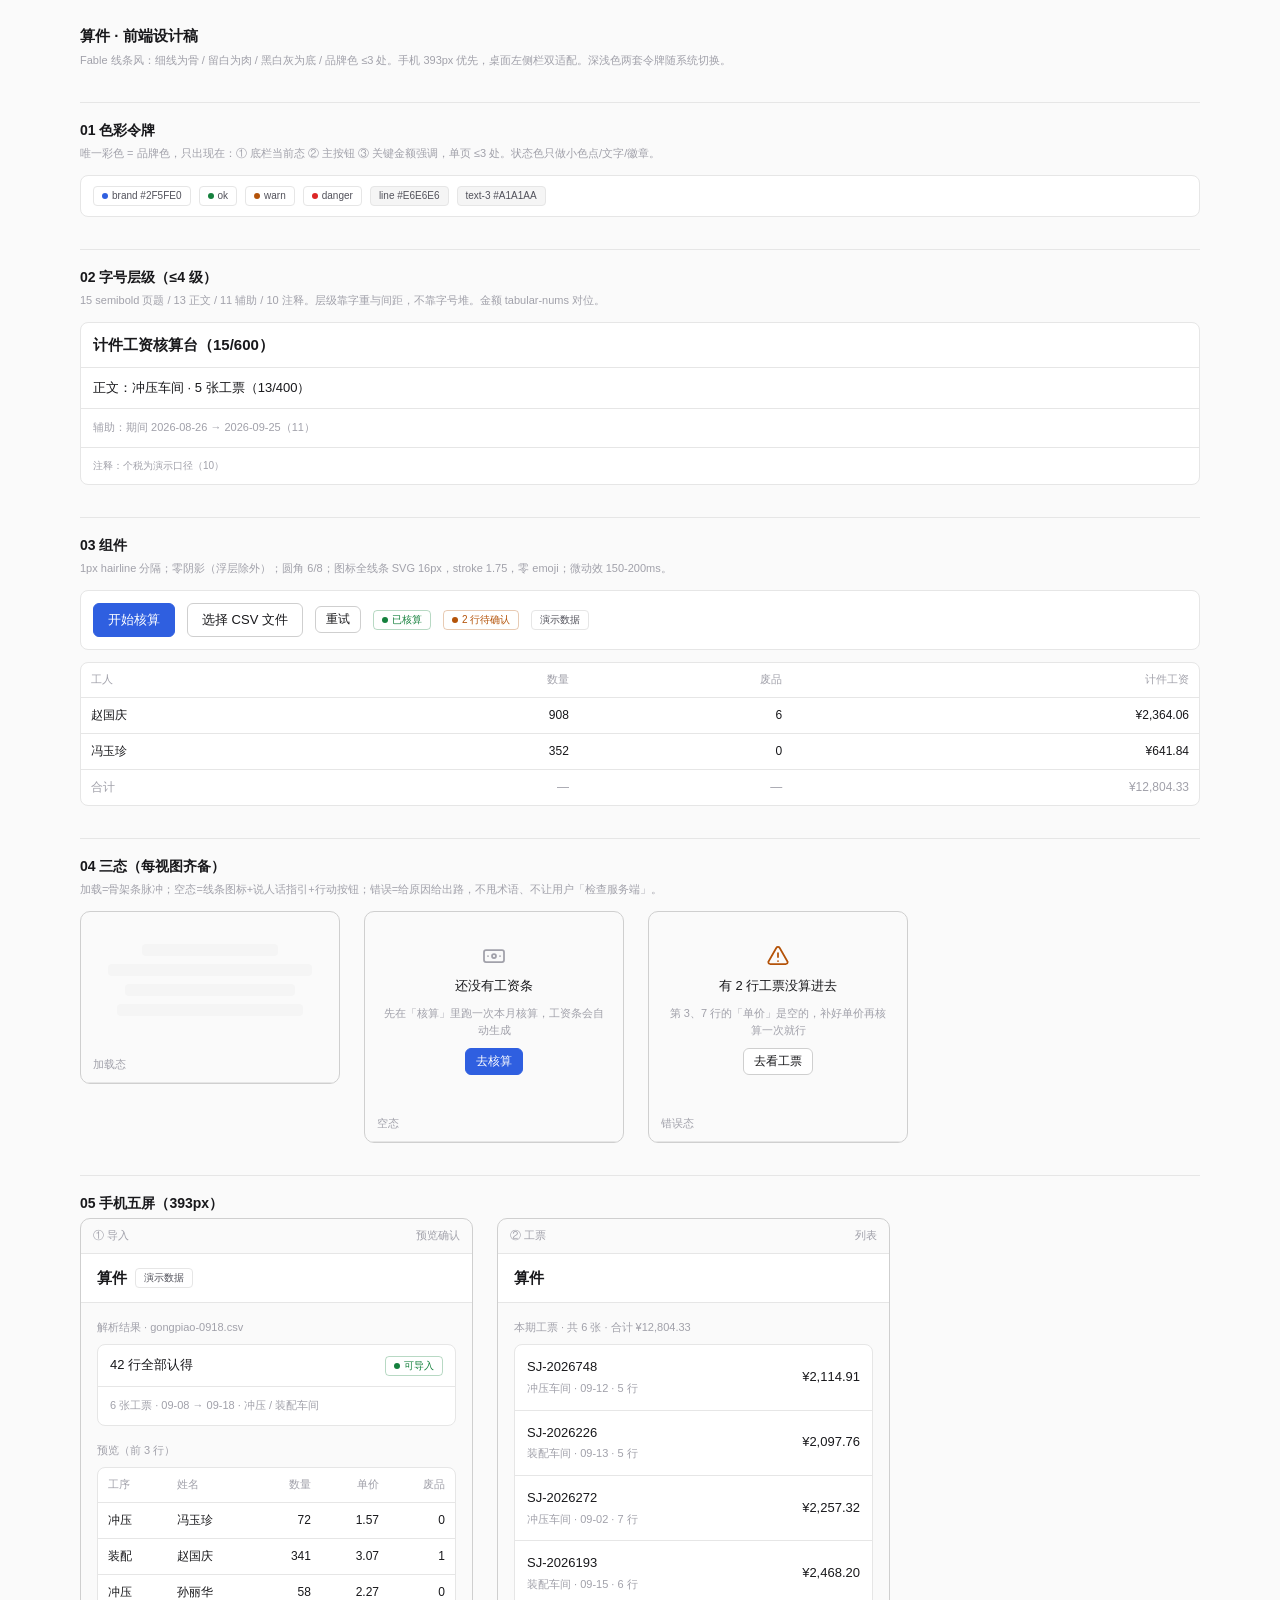
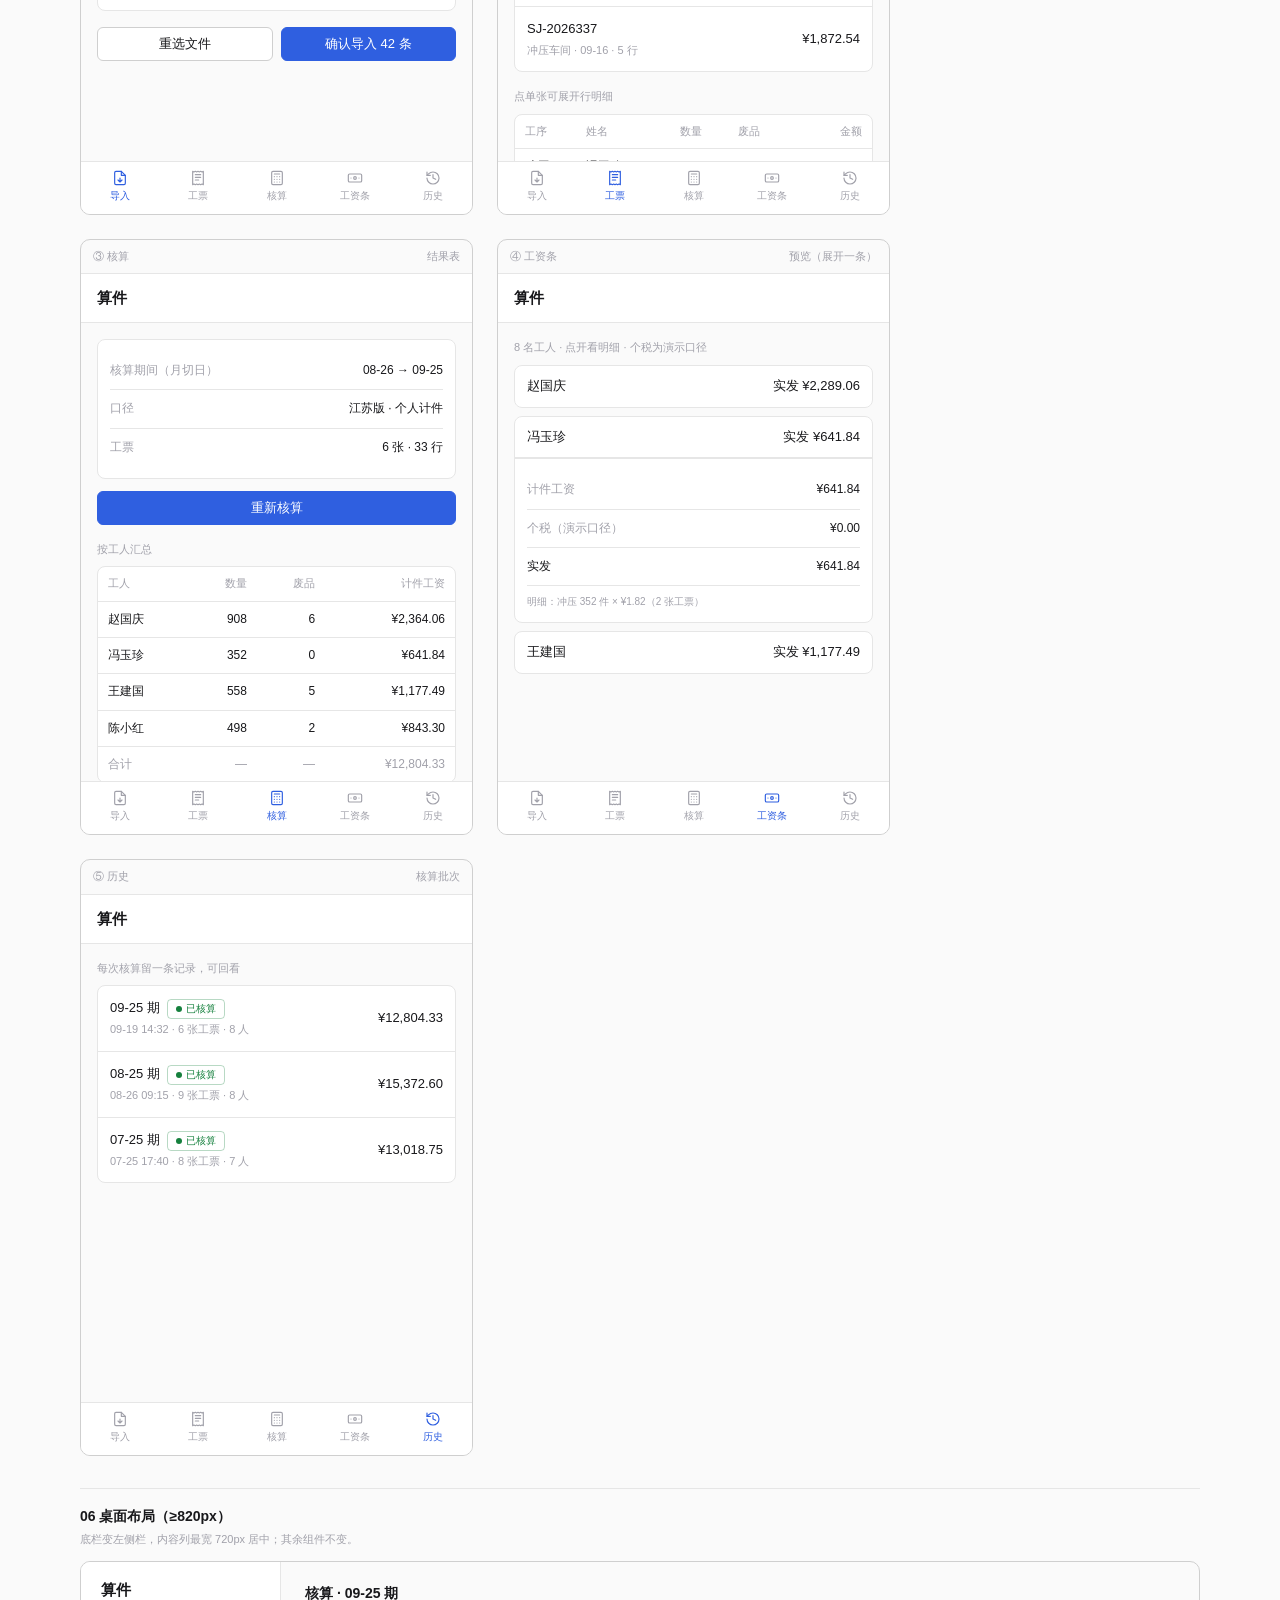
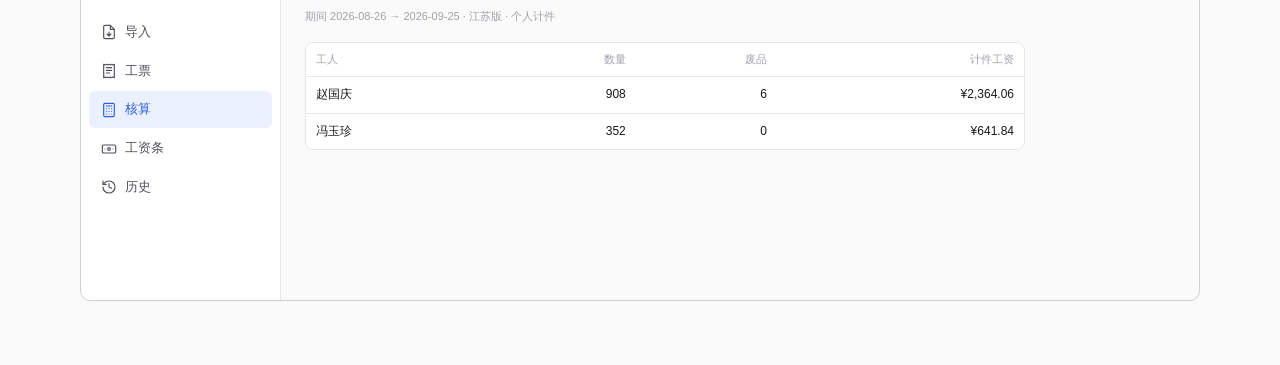
<file: docs/design.html>
<!DOCTYPE html>
<html lang="zh-CN">
<head>
<meta charset="UTF-8">
<meta name="viewport" content="width=device-width, initial-scale=1">
<title>算件 · 前端设计稿（393px 优先）</title>
<style>
  /* ============ 令牌（与 style.css 保持一致） ============ */
  :root{
    --bg:#fafafa; --panel:#ffffff; --card-2:#f5f5f5;
    --line:#e6e6e6; --line-strong:#cfcfcf;
    --text:#18181b; --text-2:#52525b; --text-3:#a1a1aa;
    --brand:#2f5fe0; --brand-weak:#eaf0fd;
    --ok:#15803d; --warn:#b45309; --danger:#dc2626;
    --r-ctl:6px; --r-card:8px;
  }
  @media (prefers-color-scheme: dark){
    :root{
      --bg:#0f0f10; --panel:#17181a; --card-2:#1f2023;
      --line:#2a2b2e; --line-strong:#3f4045;
      --text:#ededed; --text-2:#a1a1a6; --text-3:#6e6e73;
      --brand:#7c9cff; --brand-weak:#1c2340;
      --ok:#4ade80; --warn:#fbbf24; --danger:#f87171;
    }
  }
  *{box-sizing:border-box; margin:0; padding:0}
  html{-webkit-text-size-adjust:100%}
  body{
    background:var(--bg); color:var(--text);
    font:13px/1.6 -apple-system,"SF Pro Text","PingFang SC","Segoe UI","Microsoft YaHei",sans-serif;
    padding:24px 16px 64px;
  }
  .wrap{max-width:1120px; margin:0 auto}
  h1{font-size:15px; font-weight:600}
  .sub{color:var(--text-3); font-size:11px; margin-top:4px}
  h2{font-size:14px; font-weight:600; margin:32px 0 4px; padding-top:16px; border-top:1px solid var(--line)}
  .note{color:var(--text-3); font-size:11px; margin-bottom:12px}
  [hidden]{display:none !important}
  svg{flex:none; display:block}

  /* ============ 通用零件 ============ */
  .btn{display:inline-flex; align-items:center; gap:6px; font-size:13px; font-weight:500;
    padding:7px 14px; border-radius:var(--r-ctl); border:1px solid var(--line-strong);
    background:var(--panel); color:var(--text); cursor:pointer; transition:background .15s ease-out, border-color .15s ease-out}
  .btn:hover{background:var(--card-2); border-color:var(--text-3)}
  .btn-primary{background:var(--brand); border-color:var(--brand); color:#fff}
  .btn-primary:hover{filter:brightness(1.06); background:var(--brand)}
  .btn-sm{font-size:12px; padding:4px 10px}
  .badge{display:inline-flex; align-items:center; gap:4px; font-size:10px; padding:1px 8px;
    border-radius:4px; border:1px solid var(--line); color:var(--text-2)}
  .badge-ok{color:var(--ok); border-color:color-mix(in srgb, var(--ok) 30%, transparent)}
  .badge-warn{color:var(--warn); border-color:color-mix(in srgb, var(--warn) 30%, transparent)}
  .dot{width:6px; height:6px; border-radius:50%; background:currentColor}
  .card{background:var(--panel); border:1px solid var(--line); border-radius:var(--r-card)}
  .money{font-variant-numeric:tabular-nums}
  table{width:100%; border-collapse:collapse; font-size:12px}
  th{font-size:11px; font-weight:500; color:var(--text-3); text-align:left; padding:8px 10px;
    border-bottom:1px solid var(--line)}
  td{padding:8px 10px; border-bottom:1px solid var(--line)}
  tr:last-child td{border-bottom:none}
  .num{text-align:right; font-variant-numeric:tabular-nums}
  .muted{color:var(--text-3)}
  .row{display:flex; align-items:center; gap:8px; padding:10px 12px; border-bottom:1px solid var(--line)}
  .row:last-child{border-bottom:none}

  /* 状态块 */
  .state{display:flex; flex-direction:column; align-items:center; gap:8px; padding:32px 16px; text-align:center}
  .state .t{font-size:13px; font-weight:500}
  .state .d{font-size:11px; color:var(--text-3); max-width:220px}
  .sk{height:12px; border-radius:4px; background:var(--card-2); animation:pulse 1.2s ease-in-out infinite}
  @keyframes pulse{0%,100%{opacity:1}50%{opacity:.45}}

  /* ============ 手机样机 ============ */
  .frames{display:flex; flex-wrap:wrap; gap:24px; align-items:flex-start}
  .phone{width:393px; background:var(--bg); border:1px solid var(--line-strong); border-radius:10px; overflow:hidden}
  .phone-cap{font-size:11px; color:var(--text-3); padding:8px 12px; border-bottom:1px solid var(--line); display:flex; justify-content:space-between}
  .appbar{display:flex; align-items:center; gap:8px; padding:12px 16px; background:var(--panel); border-bottom:1px solid var(--line)}
  .appbar .name{font-size:15px; font-weight:600}
  .screen{height:560px; overflow:hidden; display:flex; flex-direction:column}
  .content{flex:1; overflow:hidden; padding:16px}
  .tabbar{display:flex; border-top:1px solid var(--line); background:var(--panel); padding-bottom:6px}
  .tab{flex:1; display:flex; flex-direction:column; align-items:center; gap:2px; padding:8px 0 4px;
    font-size:10px; color:var(--text-3)}
  .tab.on{color:var(--brand)}
  .sect{font-size:11px; color:var(--text-3); margin:16px 0 8px}
  .sect:first-child{margin-top:0}
  .drop{border:1.5px dashed var(--line-strong); border-radius:var(--r-card); padding:28px 16px;
    display:flex; flex-direction:column; align-items:center; gap:8px; text-align:center; background:var(--panel)}
  .kv{display:flex; justify-content:space-between; font-size:12px; padding:9px 0; border-bottom:1px solid var(--line)}
  .kv:last-child{border-bottom:none}
  .ticket{padding:12px; display:flex; justify-content:space-between; align-items:center; gap:8px}
  .ticket + .ticket{border-top:1px solid var(--line)}
  .ticket .no{font-size:13px; font-weight:500}
  .ticket .meta{font-size:11px; color:var(--text-3); margin-top:2px}

  /* 桌面示意 */
  .desk{border:1px solid var(--line-strong); border-radius:10px; overflow:hidden; display:grid;
    grid-template-columns:200px 1fr; min-height:340px}
  .desk .side{background:var(--panel); border-right:1px solid var(--line); padding:16px 8px}
  .desk .side .item{display:flex; align-items:center; gap:8px; padding:8px 12px; border-radius:var(--r-ctl);
    font-size:13px; color:var(--text-2); margin-bottom:2px}
  .desk .side .item.on{color:var(--brand); background:var(--brand-weak)}
  .desk .main{padding:20px 24px}
</style>
</head>
<body>
<div class="wrap">
  <h1>算件 · 前端设计稿</h1>
  <div class="sub">Fable 线条风：细线为骨 / 留白为肉 / 黑白灰为底 / 品牌色 ≤3 处。手机 393px 优先，桌面左侧栏双适配。深浅色两套令牌随系统切换。</div>

  <h2>01 色彩令牌</h2>
  <div class="note">唯一彩色 = 品牌色，只出现在：① 底栏当前态 ② 主按钮 ③ 关键金额强调，单页 ≤3 处。状态色只做小色点/文字/徽章。</div>
  <div class="card"><div class="row">
    <span class="badge"><span class="dot" style="background:var(--brand)"></span>brand #2F5FE0</span>
    <span class="badge"><span class="dot" style="background:var(--ok)"></span>ok</span>
    <span class="badge"><span class="dot" style="background:var(--warn)"></span>warn</span>
    <span class="badge"><span class="dot" style="background:var(--danger)"></span>danger</span>
    <span class="badge" style="background:var(--card-2)">line #E6E6E6</span>
    <span class="badge" style="background:var(--card-2)">text-3 #A1A1AA</span>
  </div></div>

  <h2>02 字号层级（≤4 级）</h2>
  <div class="note">15 semibold 页题 / 13 正文 / 11 辅助 / 10 注释。层级靠字重与间距，不靠字号堆。金额 tabular-nums 对位。</div>
  <div class="card">
    <div class="row"><span style="font-size:15px;font-weight:600">计件工资核算台（15/600）</span></div>
    <div class="row"><span>正文：冲压车间 · 5 张工票（13/400）</span></div>
    <div class="row"><span style="font-size:11px;color:var(--text-3)">辅助：期间 2026-08-26 → 2026-09-25（11）</span></div>
    <div class="row"><span style="font-size:10px;color:var(--text-3)">注释：个税为演示口径（10）</span></div>
  </div>

  <h2>03 组件</h2>
  <div class="note">1px hairline 分隔；零阴影（浮层除外）；圆角 6/8；图标全线条 SVG 16px，stroke 1.75，零 emoji；微动效 150-200ms。</div>
  <div class="card" style="padding:12px; display:flex; flex-wrap:wrap; gap:12px; align-items:center">
    <button class="btn btn-primary">开始核算</button>
    <button class="btn">选择 CSV 文件</button>
    <button class="btn btn-sm">重试</button>
    <span class="badge badge-ok"><span class="dot"></span>已核算</span>
    <span class="badge badge-warn"><span class="dot"></span>2 行待确认</span>
    <span class="badge">演示数据</span>
  </div>
  <div class="card" style="margin-top:12px">
    <table>
      <thead><tr><th>工人</th><th class="num">数量</th><th class="num">废品</th><th class="num">计件工资</th></tr></thead>
      <tbody>
        <tr><td>赵国庆</td><td class="num">908</td><td class="num">6</td><td class="num money">¥2,364.06</td></tr>
        <tr><td>冯玉珍</td><td class="num">352</td><td class="num">0</td><td class="num money">¥641.84</td></tr>
        <tr><td style="color:var(--text-3)">合计</td><td class="num" style="color:var(--text-3)">—</td><td class="num" style="color:var(--text-3)">—</td><td class="num money" style="color:var(--text-3)">¥12,804.33</td></tr>
      </tbody>
    </table>
  </div>

  <h2>04 三态（每视图齐备）</h2>
  <div class="note">加载=骨架条脉冲；空态=线条图标+说人话指引+行动按钮；错误=给原因给出路，不甩术语、不让用户「检查服务端」。</div>
  <div class="frames">
    <div class="phone" style="width:260px"><div class="state">
      <div class="sk" style="width:60%"></div><div class="sk" style="width:90%"></div><div class="sk" style="width:75%"></div><div class="sk" style="width:82%"></div>
    </div><div class="phone-cap">加载态</div></div>
    <div class="phone" style="width:260px"><div class="state">
      <svg width="24" height="24" viewBox="0 0 24 24" fill="none" stroke="var(--text-3)" stroke-width="1.75" stroke-linecap="round" stroke-linejoin="round"><rect x="2" y="6" width="20" height="12" rx="2"/><circle cx="12" cy="12" r="2"/><path d="M6 12h.01M18 12h.01"/></svg>
      <div class="t">还没有工资条</div>
      <div class="d">先在「核算」里跑一次本月核算，工资条会自动生成</div>
      <button class="btn btn-sm btn-primary">去核算</button>
    </div><div class="phone-cap">空态</div></div>
    <div class="phone" style="width:260px"><div class="state">
      <svg width="24" height="24" viewBox="0 0 24 24" fill="none" stroke="var(--warn)" stroke-width="1.75" stroke-linecap="round" stroke-linejoin="round"><path d="m21.73 18-8-14a2 2 0 0 0-3.48 0l-8 14A2 2 0 0 0 4 20h16a2 2 0 0 0 1.73-2Z"/><path d="M12 9v4M12 17h.01"/></svg>
      <div class="t">有 2 行工票没算进去</div>
      <div class="d">第 3、7 行的「单价」是空的，补好单价再核算一次就行</div>
      <button class="btn btn-sm">去看工票</button>
    </div><div class="phone-cap">错误态</div></div>
  </div>

  <h2>05 手机五屏（393px）</h2>
  <div class="frames">

    <!-- 屏1 导入 -->
    <div class="phone">
      <div class="phone-cap"><span>① 导入</span><span>预览确认</span></div>
      <div class="screen">
        <div class="appbar"><span class="name">算件</span><span class="badge">演示数据</span></div>
        <div class="content">
          <div class="sect">解析结果 · gongpiao-0918.csv</div>
          <div class="card">
            <div class="row" style="justify-content:space-between">
              <span style="font-size:13px;font-weight:500">42 行全部认得</span><span class="badge badge-ok"><span class="dot"></span>可导入</span>
            </div>
            <div class="row muted" style="font-size:11px">6 张工票 · 09-08 → 09-18 · 冲压 / 装配车间</div>
          </div>
          <div class="sect">预览（前 3 行）</div>
          <div class="card"><table>
            <thead><tr><th>工序</th><th>姓名</th><th class="num">数量</th><th class="num">单价</th><th class="num">废品</th></tr></thead>
            <tbody>
              <tr><td>冲压</td><td>冯玉珍</td><td class="num">72</td><td class="num">1.57</td><td class="num">0</td></tr>
              <tr><td>装配</td><td>赵国庆</td><td class="num">341</td><td class="num">3.07</td><td class="num">1</td></tr>
              <tr><td>冲压</td><td>孙丽华</td><td class="num">58</td><td class="num">2.27</td><td class="num">0</td></tr>
            </tbody>
          </table></div>
          <div style="display:flex; gap:8px; margin-top:16px">
            <button class="btn" style="flex:1; justify-content:center">重选文件</button>
            <button class="btn btn-primary" style="flex:1; justify-content:center">确认导入 42 条</button>
          </div>
        </div>
        <div class="tabbar">
          <div class="tab on"><svg width="16" height="16" viewBox="0 0 24 24" fill="none" stroke="currentColor" stroke-width="1.75" stroke-linecap="round" stroke-linejoin="round"><path d="M14 2H6a2 2 0 0 0-2 2v16a2 2 0 0 0 2 2h12a2 2 0 0 0 2-2V8Z"/><path d="M14 2v6h6M12 12v6M9 15l3 3 3-3"/></svg>导入</div>
          <div class="tab"><svg width="16" height="16" viewBox="0 0 24 24" fill="none" stroke="currentColor" stroke-width="1.75" stroke-linecap="round" stroke-linejoin="round"><path d="M4 2v20l2-1 2 1 2-1 2 1 2-1 2 1 2-1 2 1V2l-2 1-2-1-2 1-2-1-2 1-2-1-2 1Z"/><path d="M8 7h8M8 11h8M8 15h5"/></svg>工票</div>
          <div class="tab"><svg width="16" height="16" viewBox="0 0 24 24" fill="none" stroke="currentColor" stroke-width="1.75" stroke-linecap="round" stroke-linejoin="round"><rect x="4" y="2" width="16" height="20" rx="2"/><path d="M8 6h8M8 10h.01M12 10h.01M16 10h.01M8 14h.01M12 14h.01M16 14h.01M8 18h.01M12 18h.01M16 18h.01"/></svg>核算</div>
          <div class="tab"><svg width="16" height="16" viewBox="0 0 24 24" fill="none" stroke="currentColor" stroke-width="1.75" stroke-linecap="round" stroke-linejoin="round"><rect x="2" y="6" width="20" height="12" rx="2"/><circle cx="12" cy="12" r="2"/><path d="M6 12h.01M18 12h.01"/></svg>工资条</div>
          <div class="tab"><svg width="16" height="16" viewBox="0 0 24 24" fill="none" stroke="currentColor" stroke-width="1.75" stroke-linecap="round" stroke-linejoin="round"><path d="M3 12a9 9 0 1 0 9-9 9.75 9.75 0 0 0-6.74 2.74L3 8"/><path d="M3 3v5h5M12 7v5l4 2"/></svg>历史</div>
        </div>
      </div>
    </div>

    <!-- 屏2 工票 -->
    <div class="phone">
      <div class="phone-cap"><span>② 工票</span><span>列表</span></div>
      <div class="screen">
        <div class="appbar"><span class="name">算件</span></div>
        <div class="content">
          <div class="sect">本期工票 · 共 6 张 · 合计 ¥12,804.33</div>
          <div class="card">
            <div class="ticket"><div><div class="no">SJ-2026748</div><div class="meta">冲压车间 · 09-12 · 5 行</div></div><div class="money" style="font-size:13px;font-weight:500">¥2,114.91</div></div>
            <div class="ticket"><div><div class="no">SJ-2026226</div><div class="meta">装配车间 · 09-13 · 5 行</div></div><div class="money" style="font-size:13px;font-weight:500">¥2,097.76</div></div>
            <div class="ticket"><div><div class="no">SJ-2026272</div><div class="meta">冲压车间 · 09-02 · 7 行</div></div><div class="money" style="font-size:13px;font-weight:500">¥2,257.32</div></div>
            <div class="ticket"><div><div class="no">SJ-2026193</div><div class="meta">装配车间 · 09-15 · 6 行</div></div><div class="money" style="font-size:13px;font-weight:500">¥2,468.20</div></div>
            <div class="ticket"><div><div class="no">SJ-2026337</div><div class="meta">冲压车间 · 09-16 · 5 行</div></div><div class="money" style="font-size:13px;font-weight:500">¥1,872.54</div></div>
          </div>
          <div class="sect">点单张可展开行明细</div>
          <div class="card"><table>
            <thead><tr><th>工序</th><th>姓名</th><th class="num">数量</th><th class="num">废品</th><th class="num">金额</th></tr></thead>
            <tbody>
              <tr><td>冲压</td><td>冯玉珍</td><td class="num">72</td><td class="num">0</td><td class="num money">¥113.04</td></tr>
              <tr><td>装配</td><td>赵国庆</td><td class="num">341</td><td class="num">1</td><td class="num money">¥1,044.27</td></tr>
            </tbody>
          </table></div>
        </div>
        <div class="tabbar">
          <div class="tab"><svg width="16" height="16" viewBox="0 0 24 24" fill="none" stroke="currentColor" stroke-width="1.75" stroke-linecap="round" stroke-linejoin="round"><path d="M14 2H6a2 2 0 0 0-2 2v16a2 2 0 0 0 2 2h12a2 2 0 0 0 2-2V8Z"/><path d="M14 2v6h6M12 12v6M9 15l3 3 3-3"/></svg>导入</div>
          <div class="tab on"><svg width="16" height="16" viewBox="0 0 24 24" fill="none" stroke="currentColor" stroke-width="1.75" stroke-linecap="round" stroke-linejoin="round"><path d="M4 2v20l2-1 2 1 2-1 2 1 2-1 2 1 2-1 2 1V2l-2 1-2-1-2 1-2-1-2 1-2-1-2 1Z"/><path d="M8 7h8M8 11h8M8 15h5"/></svg>工票</div>
          <div class="tab"><svg width="16" height="16" viewBox="0 0 24 24" fill="none" stroke="currentColor" stroke-width="1.75" stroke-linecap="round" stroke-linejoin="round"><rect x="4" y="2" width="16" height="20" rx="2"/><path d="M8 6h8M8 10h.01M12 10h.01M16 10h.01M8 14h.01M12 14h.01M16 14h.01M8 18h.01M12 18h.01M16 18h.01"/></svg>核算</div>
          <div class="tab"><svg width="16" height="16" viewBox="0 0 24 24" fill="none" stroke="currentColor" stroke-width="1.75" stroke-linecap="round" stroke-linejoin="round"><rect x="2" y="6" width="20" height="12" rx="2"/><circle cx="12" cy="12" r="2"/><path d="M6 12h.01M18 12h.01"/></svg>工资条</div>
          <div class="tab"><svg width="16" height="16" viewBox="0 0 24 24" fill="none" stroke="currentColor" stroke-width="1.75" stroke-linecap="round" stroke-linejoin="round"><path d="M3 12a9 9 0 1 0 9-9 9.75 9.75 0 0 0-6.74 2.74L3 8"/><path d="M3 3v5h5M12 7v5l4 2"/></svg>历史</div>
        </div>
      </div>
    </div>

    <!-- 屏3 核算 -->
    <div class="phone">
      <div class="phone-cap"><span>③ 核算</span><span>结果表</span></div>
      <div class="screen">
        <div class="appbar"><span class="name">算件</span></div>
        <div class="content">
          <div class="card" style="padding:12px">
            <div class="kv"><span class="muted">核算期间（月切日）</span><span>08-26 → 09-25</span></div>
            <div class="kv"><span class="muted">口径</span><span>江苏版 · 个人计件</span></div>
            <div class="kv"><span class="muted">工票</span><span>6 张 · 33 行</span></div>
          </div>
          <div style="margin-top:12px"><button class="btn btn-primary" style="width:100%; justify-content:center">重新核算</button></div>
          <div class="sect">按工人汇总</div>
          <div class="card"><table>
            <thead><tr><th>工人</th><th class="num">数量</th><th class="num">废品</th><th class="num">计件工资</th></tr></thead>
            <tbody>
              <tr><td>赵国庆</td><td class="num">908</td><td class="num">6</td><td class="num money">¥2,364.06</td></tr>
              <tr><td>冯玉珍</td><td class="num">352</td><td class="num">0</td><td class="num money">¥641.84</td></tr>
              <tr><td>王建国</td><td class="num">558</td><td class="num">5</td><td class="num money">¥1,177.49</td></tr>
              <tr><td>陈小红</td><td class="num">498</td><td class="num">2</td><td class="num money">¥843.30</td></tr>
              <tr><td style="color:var(--text-3)">合计</td><td class="num" style="color:var(--text-3)">—</td><td class="num" style="color:var(--text-3)">—</td><td class="num money" style="color:var(--text-3)">¥12,804.33</td></tr>
            </tbody>
          </table></div>
          <div class="sect">报废对账：应产 / 实报 / 报废 / 下落不明 已对平，无差异</div>
        </div>
        <div class="tabbar">
          <div class="tab"><svg width="16" height="16" viewBox="0 0 24 24" fill="none" stroke="currentColor" stroke-width="1.75" stroke-linecap="round" stroke-linejoin="round"><path d="M14 2H6a2 2 0 0 0-2 2v16a2 2 0 0 0 2 2h12a2 2 0 0 0 2-2V8Z"/><path d="M14 2v6h6M12 12v6M9 15l3 3 3-3"/></svg>导入</div>
          <div class="tab"><svg width="16" height="16" viewBox="0 0 24 24" fill="none" stroke="currentColor" stroke-width="1.75" stroke-linecap="round" stroke-linejoin="round"><path d="M4 2v20l2-1 2 1 2-1 2 1 2-1 2 1 2-1 2 1V2l-2 1-2-1-2 1-2-1-2 1-2-1-2 1Z"/><path d="M8 7h8M8 11h8M8 15h5"/></svg>工票</div>
          <div class="tab on"><svg width="16" height="16" viewBox="0 0 24 24" fill="none" stroke="currentColor" stroke-width="1.75" stroke-linecap="round" stroke-linejoin="round"><rect x="4" y="2" width="16" height="20" rx="2"/><path d="M8 6h8M8 10h.01M12 10h.01M16 10h.01M8 14h.01M12 14h.01M16 14h.01M8 18h.01M12 18h.01M16 18h.01"/></svg>核算</div>
          <div class="tab"><svg width="16" height="16" viewBox="0 0 24 24" fill="none" stroke="currentColor" stroke-width="1.75" stroke-linecap="round" stroke-linejoin="round"><rect x="2" y="6" width="20" height="12" rx="2"/><circle cx="12" cy="12" r="2"/><path d="M6 12h.01M18 12h.01"/></svg>工资条</div>
          <div class="tab"><svg width="16" height="16" viewBox="0 0 24 24" fill="none" stroke="currentColor" stroke-width="1.75" stroke-linecap="round" stroke-linejoin="round"><path d="M3 12a9 9 0 1 0 9-9 9.75 9.75 0 0 0-6.74 2.74L3 8"/><path d="M3 3v5h5M12 7v5l4 2"/></svg>历史</div>
        </div>
      </div>
    </div>

    <!-- 屏4 工资条 -->
    <div class="phone">
      <div class="phone-cap"><span>④ 工资条</span><span>预览（展开一条）</span></div>
      <div class="screen">
        <div class="appbar"><span class="name">算件</span></div>
        <div class="content">
          <div class="sect">8 名工人 · 点开看明细 · 个税为演示口径</div>
          <div class="card">
            <div class="row" style="justify-content:space-between"><span style="font-weight:500">赵国庆</span><span class="money" style="font-weight:500">实发 ¥2,289.06</span></div>
          </div>
          <div class="card" style="margin-top:8px">
            <div class="row" style="justify-content:space-between"><span style="font-weight:500">冯玉珍</span><span class="money" style="font-weight:500">实发 ¥641.84</span></div>
            <div style="border-top:1px solid var(--line); padding:12px">
              <div class="kv"><span class="muted">计件工资</span><span class="money">¥641.84</span></div>
              <div class="kv"><span class="muted">个税（演示口径）</span><span class="money">¥0.00</span></div>
              <div class="kv" style="font-weight:500"><span>实发</span><span class="money">¥641.84</span></div>
              <div style="font-size:10px;color:var(--text-3);margin-top:8px">明细：冲压 352 件 × ¥1.82（2 张工票）</div>
            </div>
          </div>
          <div class="card" style="margin-top:8px">
            <div class="row" style="justify-content:space-between"><span style="font-weight:500">王建国</span><span class="money" style="font-weight:500">实发 ¥1,177.49</span></div>
          </div>
        </div>
        <div class="tabbar">
          <div class="tab"><svg width="16" height="16" viewBox="0 0 24 24" fill="none" stroke="currentColor" stroke-width="1.75" stroke-linecap="round" stroke-linejoin="round"><path d="M14 2H6a2 2 0 0 0-2 2v16a2 2 0 0 0 2 2h12a2 2 0 0 0 2-2V8Z"/><path d="M14 2v6h6M12 12v6M9 15l3 3 3-3"/></svg>导入</div>
          <div class="tab"><svg width="16" height="16" viewBox="0 0 24 24" fill="none" stroke="currentColor" stroke-width="1.75" stroke-linecap="round" stroke-linejoin="round"><path d="M4 2v20l2-1 2 1 2-1 2 1 2-1 2 1 2-1 2 1V2l-2 1-2-1-2 1-2-1-2 1-2-1-2 1Z"/><path d="M8 7h8M8 11h8M8 15h5"/></svg>工票</div>
          <div class="tab"><svg width="16" height="16" viewBox="0 0 24 24" fill="none" stroke="currentColor" stroke-width="1.75" stroke-linecap="round" stroke-linejoin="round"><rect x="4" y="2" width="16" height="20" rx="2"/><path d="M8 6h8M8 10h.01M12 10h.01M16 10h.01M8 14h.01M12 14h.01M16 14h.01M8 18h.01M12 18h.01M16 18h.01"/></svg>核算</div>
          <div class="tab on"><svg width="16" height="16" viewBox="0 0 24 24" fill="none" stroke="currentColor" stroke-width="1.75" stroke-linecap="round" stroke-linejoin="round"><rect x="2" y="6" width="20" height="12" rx="2"/><circle cx="12" cy="12" r="2"/><path d="M6 12h.01M18 12h.01"/></svg>工资条</div>
          <div class="tab"><svg width="16" height="16" viewBox="0 0 24 24" fill="none" stroke="currentColor" stroke-width="1.75" stroke-linecap="round" stroke-linejoin="round"><path d="M3 12a9 9 0 1 0 9-9 9.75 9.75 0 0 0-6.74 2.74L3 8"/><path d="M3 3v5h5M12 7v5l4 2"/></svg>历史</div>
        </div>
      </div>
    </div>

    <!-- 屏5 历史 -->
    <div class="phone">
      <div class="phone-cap"><span>⑤ 历史</span><span>核算批次</span></div>
      <div class="screen">
        <div class="appbar"><span class="name">算件</span></div>
        <div class="content">
          <div class="sect">每次核算留一条记录，可回看</div>
          <div class="card">
            <div class="ticket"><div><div class="no">09-25 期 <span class="badge badge-ok" style="margin-left:4px"><span class="dot"></span>已核算</span></div><div class="meta">09-19 14:32 · 6 张工票 · 8 人</div></div><div class="money" style="font-size:13px;font-weight:500">¥12,804.33</div></div>
            <div class="ticket"><div><div class="no">08-25 期 <span class="badge badge-ok" style="margin-left:4px"><span class="dot"></span>已核算</span></div><div class="meta">08-26 09:15 · 9 张工票 · 8 人</div></div><div class="money" style="font-size:13px;font-weight:500">¥15,372.60</div></div>
            <div class="ticket"><div><div class="no">07-25 期 <span class="badge badge-ok" style="margin-left:4px"><span class="dot"></span>已核算</span></div><div class="meta">07-25 17:40 · 8 张工票 · 7 人</div></div><div class="money" style="font-size:13px;font-weight:500">¥13,018.75</div></div>
          </div>
        </div>
        <div class="tabbar">
          <div class="tab"><svg width="16" height="16" viewBox="0 0 24 24" fill="none" stroke="currentColor" stroke-width="1.75" stroke-linecap="round" stroke-linejoin="round"><path d="M14 2H6a2 2 0 0 0-2 2v16a2 2 0 0 0 2 2h12a2 2 0 0 0 2-2V8Z"/><path d="M14 2v6h6M12 12v6M9 15l3 3 3-3"/></svg>导入</div>
          <div class="tab"><svg width="16" height="16" viewBox="0 0 24 24" fill="none" stroke="currentColor" stroke-width="1.75" stroke-linecap="round" stroke-linejoin="round"><path d="M4 2v20l2-1 2 1 2-1 2 1 2-1 2 1 2-1 2 1V2l-2 1-2-1-2 1-2-1-2 1-2-1-2 1Z"/><path d="M8 7h8M8 11h8M8 15h5"/></svg>工票</div>
          <div class="tab"><svg width="16" height="16" viewBox="0 0 24 24" fill="none" stroke="currentColor" stroke-width="1.75" stroke-linecap="round" stroke-linejoin="round"><rect x="4" y="2" width="16" height="20" rx="2"/><path d="M8 6h8M8 10h.01M12 10h.01M16 10h.01M8 14h.01M12 14h.01M16 14h.01M8 18h.01M12 18h.01M16 18h.01"/></svg>核算</div>
          <div class="tab"><svg width="16" height="16" viewBox="0 0 24 24" fill="none" stroke="currentColor" stroke-width="1.75" stroke-linecap="round" stroke-linejoin="round"><rect x="2" y="6" width="20" height="12" rx="2"/><circle cx="12" cy="12" r="2"/><path d="M6 12h.01M18 12h.01"/></svg>工资条</div>
          <div class="tab on"><svg width="16" height="16" viewBox="0 0 24 24" fill="none" stroke="currentColor" stroke-width="1.75" stroke-linecap="round" stroke-linejoin="round"><path d="M3 12a9 9 0 1 0 9-9 9.75 9.75 0 0 0-6.74 2.74L3 8"/><path d="M3 3v5h5M12 7v5l4 2"/></svg>历史</div>
        </div>
      </div>
    </div>
  </div>

  <h2>06 桌面布局（≥820px）</h2>
  <div class="note">底栏变左侧栏，内容列最宽 720px 居中；其余组件不变。</div>
  <div class="desk">
    <div class="side">
      <div style="font-size:15px;font-weight:600;padding:0 12px 12px">算件</div>
      <div class="item"><svg width="16" height="16" viewBox="0 0 24 24" fill="none" stroke="currentColor" stroke-width="1.75" stroke-linecap="round" stroke-linejoin="round"><path d="M14 2H6a2 2 0 0 0-2 2v16a2 2 0 0 0 2 2h12a2 2 0 0 0 2-2V8Z"/><path d="M14 2v6h6M12 12v6M9 15l3 3 3-3"/></svg>导入</div>
      <div class="item"><svg width="16" height="16" viewBox="0 0 24 24" fill="none" stroke="currentColor" stroke-width="1.75" stroke-linecap="round" stroke-linejoin="round"><path d="M4 2v20l2-1 2 1 2-1 2 1 2-1 2 1 2-1 2 1V2l-2 1-2-1-2 1-2-1-2 1-2-1-2 1Z"/><path d="M8 7h8M8 11h8M8 15h5"/></svg>工票</div>
      <div class="item on"><svg width="16" height="16" viewBox="0 0 24 24" fill="none" stroke="currentColor" stroke-width="1.75" stroke-linecap="round" stroke-linejoin="round"><rect x="4" y="2" width="16" height="20" rx="2"/><path d="M8 6h8M8 10h.01M12 10h.01M16 10h.01M8 14h.01M12 14h.01M16 14h.01M8 18h.01M12 18h.01M16 18h.01"/></svg>核算</div>
      <div class="item"><svg width="16" height="16" viewBox="0 0 24 24" fill="none" stroke="currentColor" stroke-width="1.75" stroke-linecap="round" stroke-linejoin="round"><rect x="2" y="6" width="20" height="12" rx="2"/><circle cx="12" cy="12" r="2"/><path d="M6 12h.01M18 12h.01"/></svg>工资条</div>
      <div class="item"><svg width="16" height="16" viewBox="0 0 24 24" fill="none" stroke="currentColor" stroke-width="1.75" stroke-linecap="round" stroke-linejoin="round"><path d="M3 12a9 9 0 1 0 9-9 9.75 9.75 0 0 0-6.74 2.74L3 8"/><path d="M3 3v5h5M12 7v5l4 2"/></svg>历史</div>
    </div>
    <div class="main">
      <div style="font-size:14px;font-weight:600;margin-bottom:4px">核算 · 09-25 期</div>
      <div style="font-size:11px;color:var(--text-3);margin-bottom:16px">期间 2026-08-26 → 2026-09-25 · 江苏版 · 个人计件</div>
      <div class="card" style="max-width:720px"><table>
        <thead><tr><th>工人</th><th class="num">数量</th><th class="num">废品</th><th class="num">计件工资</th></tr></thead>
        <tbody>
          <tr><td>赵国庆</td><td class="num">908</td><td class="num">6</td><td class="num money">¥2,364.06</td></tr>
          <tr><td>冯玉珍</td><td class="num">352</td><td class="num">0</td><td class="num money">¥641.84</td></tr>
        </tbody>
      </table></div>
    </div>
  </div>
</div>
</body>
</html>
</file>
